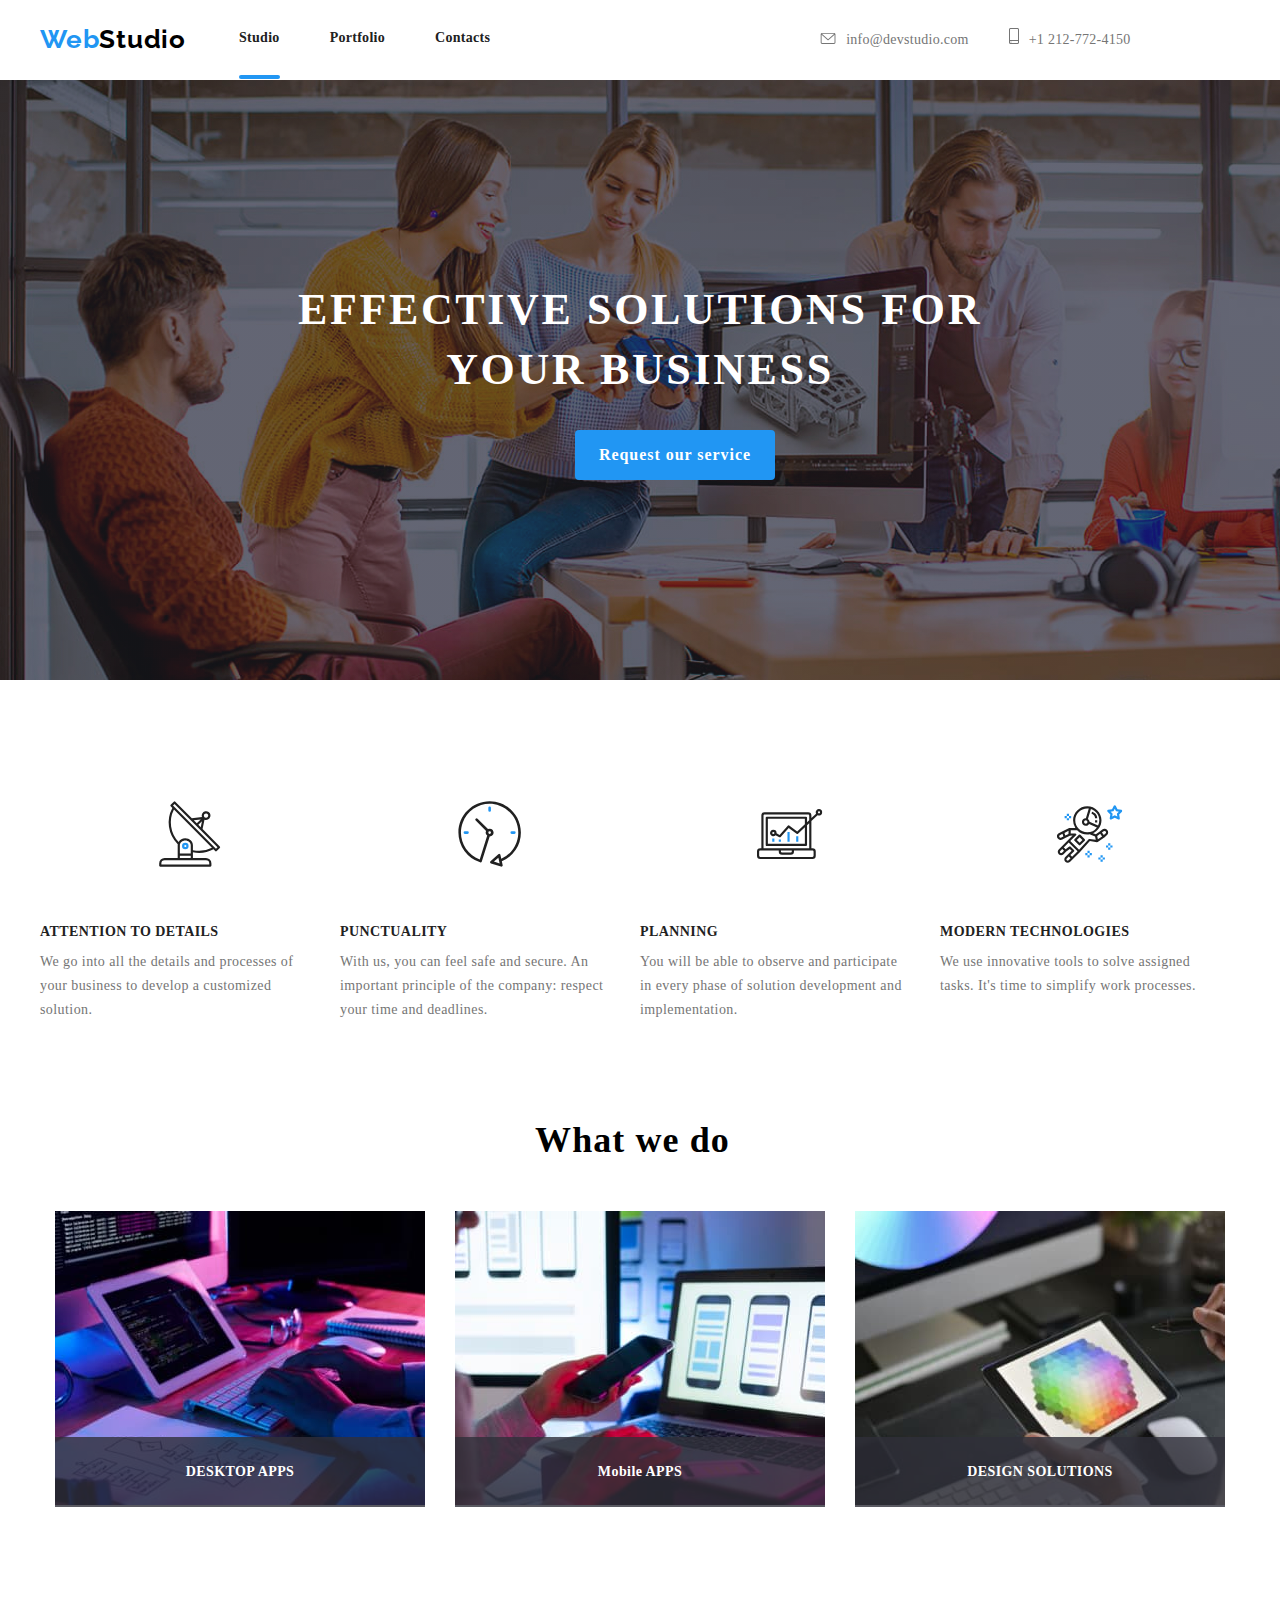
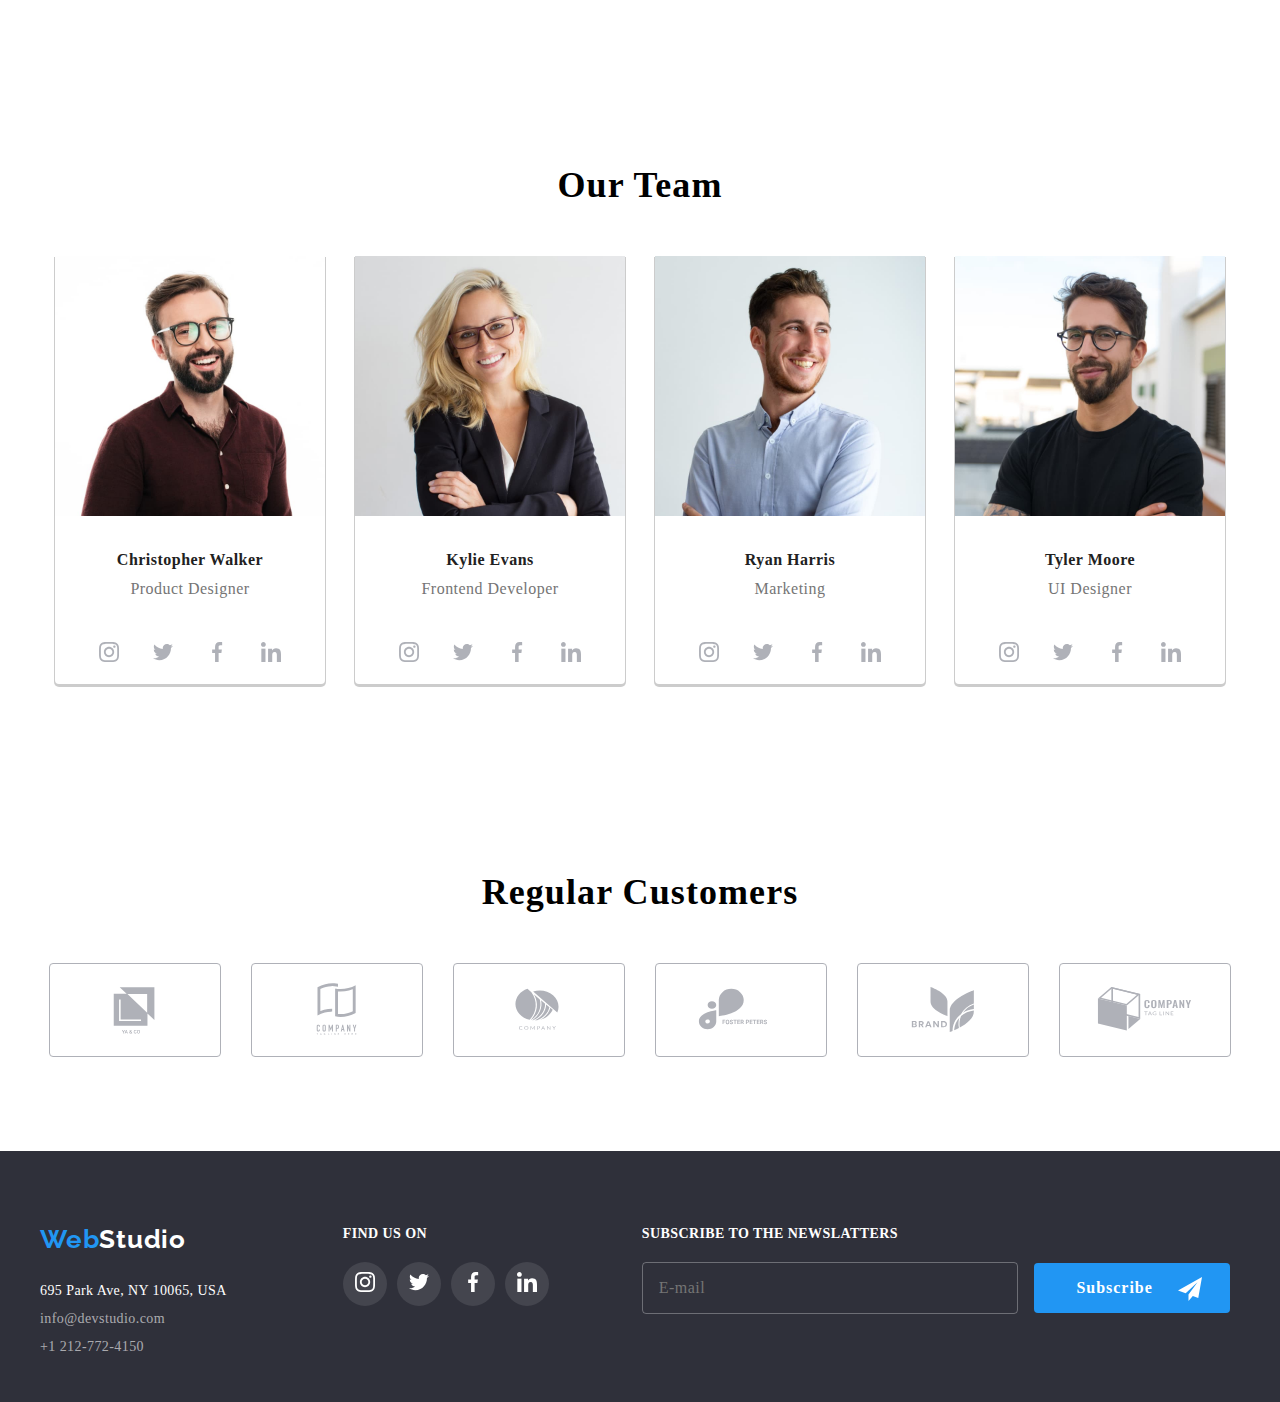
<file: index.html>
<!DOCTYPE html>
<html lang="en">
  <head>
    <meta charset="utf-8" />
    <title>Web Studio Homework Project</title>
    <link rel="preconnect" href="https://fonts.googleapis.com" />
    <link rel="preconnect" href="https://fonts.gstatic.com" crossorigin />
    <link
      href="https://fonts.googleapis.com/css2?family=Raleway:wght@500;700&display=swap"
      rel="stylesheet"
    />
    
    <link rel="stylesheet" href="./css/main.min.css" />
  </head>
  <body class="body">
    <!--Modal-->
    <div class="modal is-hidden" data-modal>
      <div class="modal-inner">
        <button class="modal-inner__button-close" data-modal-close>
          <div class="modal-inner__close">
            <svg class="modal-inner__icon" width="18px" height="18px">
              <use href="./images/icons.svg#icon-close-black-18dp-2-1"></use>
            </svg>
          </div>
        </button>
        <h2 class="modal-inner__title">
          Leave your information and we'll call you back
        </h2>
        <form name="contact-form" class="modal-form">
          <label class="modal-form__label">
            <span class="modal-form__label-name">Name</span>
            <input
              type="text"
              name="name"
              class="modal-form__input"
            />
            <svg
              class="modal-form__icon-svg"
              width="18px"
              height="18px"
            >
              <use href="./images/icons.svg#icon-person-black-18dp-1"></use>
            </svg>
          </label>
          <label class="modal-form__label">
            <span class="modal-form__label-name">Telephone</span>
            <input
              type="tel"
              name="phone"
              class="modal-form__input"
            />
            <svg
              class="modal-form__icon-svg"
              width="18px"
              height="18px"
            >
              <use href="./images/icons.svg#icon-phone-black-18dp-1"></use>
            </svg>
          </label>
          <label class="modal-form__label">
            <span class="modal-form__label-name"> E-mail</span>

            <input
              type="email"
              name="email"
              class="modal-form__input"
            />
            <svg
              class="modal-form__icon-svg"
              width="18px"
              height="18px"
            >
              <use href="./images/icons.svg#icon-email-black-18dp-1"></use>
            </svg>
          </label>
          <label class="modal-form__label">
            <span class="modal-form__label-name">Comments</span>
            <textarea
              type="comments"
              name="comments"
              placeholder="Enter the text"
              class="modal-form__comment">
            </textarea>
          </label>
          <label class="modal-form__checkbox">
            <input type="checkbox" name="checkbox" />
            <span class="modal-form__checkbox-rep"></span>
            <p class="modal-form__paragraf">
              I agree with the letter and accept the
              <a href="">Terms and Conditions</a>
            </p>
            <svg
              class="modal-form__icon-svg-termcond"
              width="11px"
              height="8px"
            >
              <use href="./images/icons.svg#icon-Vector"></use>
            </svg>
          </label>

          <button class="modal-form__button" type="submit">
            Send
          </button>
        </form>
      </div>
    </div>
    <!--HEADER-->
    <header class="page-header unstyled-list container">
      <nav class="page-header">
        <a class="page-header__logo-1" href="#">Studio</a>
        <ul class="page-header--list unstyled-list">
          <li class="page-header--list__link"><a class="page-header--list" href="index.html">Studio</a>
          </li>
          <li>
            <a class="page-header--list" href="portfolio.html">Portfolio</a>
          </li>
          <li><a class="page-header--list" href="#">Contacts</a></li>
        </ul>
      </nav>
      <div>
        <ul class="page-header-right--list unstyled-list">
          <li class="page-header-right--list__icons page-header-right--list__hover">
              <a class="page-header-right--list__mailto page-header-right--list__hover" href="#"> 
                <svg class="page-header-right--list__svg" width="16px" height="12px">
                <use href="./images/icons.svg#icon-envelope"></use>
                </svg>info@devstudio.com
              </a>
          </li>     
          <li class="page-header-right--list__icons page-header-right--list__hover">
            <a class="page-header-right--list__tel page-header-right--list__hover" href="mailto:info@devstudio.com">
              <svg class="page-header-right--list__svg" width="10px" height="16px">
                <use href="./images/icons.svg#icon-smartphone"></use>
              </svg>+1 212-772-4150
            </a>
          </li>
        </ul>
      </div>
    </header>
    <main> 
      <!--HERO-->
      <section class="hero-section">
        <div class="hero-section-container">
          <h1 class="hero-section-container__title">EFFECTIVE SOLUTIONS FOR YOUR BUSINESS</h1>
          <ul class="hero-section--button unstyled-list">
            <li>
              <button data-modal-open class="hero-section--button__main-title" type="button">
                Request our service
              </button>
            </li>
          </ul>
        </div>
      </section>
      <!--OUR CRITERIA-->
      <section class="our-criteria-icon container">
        <ul class="our-criteria-icon--list unstyled-list">
          <li>
            <a href="#">
              <div class="our-criteria-icon--list__svg">
                <svg width="65.32px" height="70px">
                  <use href="./images/icons.svg#icon-antenna-1"></use>
                </svg>
              </div>
            </a>
          </li>
          <li>
            <a href="#">
              <div class="our-criteria-icon--list__svg">
                <svg width="65.32px" height="70px">
                  <use href="./images/icons.svg#icon-clock-1"></use>
                </svg>
              </div>
            </a>
          </li>
          <li>
            <a href="#">
              <div class="our-criteria-icon--list__svg">
                <svg width="65.32px" height="70px">
                  <use href="./images/icons.svg#icon-diagram-1"></use>
                </svg>
              </div>
            </a>
          </li>
          <li>
            <a href="#">
              <div class="our-criteria-icon--list__svg">
                <svg width="65.32px" height="70px">
                  <use href="./images/icons.svg#icon-astronaut-1"></use>
                </svg>
              </div>
            </a>
          </li>
        </ul>
      </section>
      <section class="our-criteria-text container">
        <div>
          <ul class="our-criteria-text--list unstyled-list">
            <li>
              <h3 class="our-criteria-text--list__title">ATTENTION TO DETAILS</h3>
              <p class="our-criteria-text--list__paragraf">
                We go into all the details and processes of your business to
                develop a customized solution.
              </p>
            </li>
            <li>
              <h3 class="our-criteria-text--list__title">PUNCTUALITY</h3>
              <p class="our-criteria-text--list__paragraf">
                With us, you can feel safe and secure. An important principle of
                the company: respect your time and deadlines.
              </p>
            </li>
            <li>
              <h3 class="our-criteria-text--list__title">PLANNING</h3>
              <p class="our-criteria-text--list__paragraf">
                You will be able to observe and participate in every phase of
                solution development and implementation.
              </p>
            </li>
            <li>
              <h3 class="our-criteria-text--list__title">MODERN TECHNOLOGIES</h3>
              <p class="our-criteria-text--list__paragraf">
                We use innovative tools to solve assigned tasks. It's time to
                simplify work processes.
              </p>
            </li>
          </ul>
        </div>
      </section>
      <!-- ACTIVITIES -->
      <section class="activities container">
        <div >
          <h2 class="activities__title">What we do</h2>
          <ul class="activities__images unstyled-list">
            <li>
              <img
                src="images/img.1.jpg"
                alt="laptop"
                width="370"
                height="294"
              />
              <div class="activities--basement">
                <h3 class="activities--basement__paragraf">DESKTOP APPS</h3>
              </div>
            </li>
            <li>
              <img
                src="images/img.2.jpg"
                alt="laptop"
                width="370"
                height="294"
              />
              <div class="activities--basement">
                <h3 class="activities--basement__paragraf">Mobile APPS</h3>
              </div>
            </li>
            <li>
              <img
                src="images/img.3.jpg"
                alt="laptop"
                width="370"
                height="294"
              />
              <div class="activities--basement">
                <h3 class="activities--basement__paragraf">DESIGN SOLUTIONS</h3>
              </div>
            </li>
          </ul>
        </div>
      </section>
      <!--OUR TEAM-->
      <section class="our-team">
        <div class="our-team-container">
          <h2 class="our-team-container__title">Our Team</h2>
          <ul class="our-team--list unstyled-list">
            <li class="our-team--list__images">
              <img
                src="images/man.1.jpg"
                alt="Christopher Walker"
                width="270"
                height="260"
              />
              <h3 class="our-team--list__name">Christopher Walker</h3>
              <p class="our-team--list__ocupation">Product Designer</p>
              <div class="our-team-icon">
                <ul class="our-team-icon__list unstyled-list">
                  <li>
                    <a class="our-team-icon__backgound" href="#">
                      <svg width="20px" height="20px">
                        <use href="./images/icons.svg#icon-instagram-2"></use>
                      </svg>
                    </a>
                  </li>
                  <li>
                    <a class="our-team-icon__backgound" href="#">
                      <svg width="20px" height="20px">
                        <use href="./images/icons.svg#icon-twitter-1"></use>
                      </svg>
                    </a>
                  </li>
                  <li>
                    <a class="our-team-icon__backgound" href="#">
                      <svg width="20px" height="20px">
                        <use href="./images/icons.svg#icon-facebook-1"></use>
                      </svg>
                    </a>
                  </li>
                  <li>
                    <a class="our-team-icon__backgound" href="#">
                      <svg width="20px" height="20px">
                        <use href="./images/icons.svg#icon-linkedin-1"></use>
                      </svg>
                    </a>
                  </li>
                </ul>
              </div>
            </li>
            <li class="our-team--list__images">
              <img
                src="images/woman.2.jpg"
                alt="Kylie Evans"
                width="270"
                height="260"
              />
              <h3 class="our-team--list__name">Kylie Evans</h3>
              <p class="our-team--list__ocupation">Frontend Developer</p>
              <div class="our-team-icon">
                <ul class="our-team-icon__list unstyled-list">
                  <li>
                    <a class="our-team-icon__backgound" href="#">
                      <svg width="20px" height="20px">
                        <use href="./images/icons.svg#icon-instagram-2"></use>
                      </svg>
                    </a>
                  </li>
                  <li>
                    <a class="our-team-icon__backgound" href="#">
                      <svg width="20px" height="20px">
                        <use href="./images/icons.svg#icon-twitter-1"></use>
                      </svg>
                    </a>
                  </li>
                  <li>
                    <a class="our-team-icon__backgound" href="#">
                      <svg width="20px" height="20px">
                        <use href="./images/icons.svg#icon-facebook-1"></use>
                      </svg>
                    </a>
                  </li>
                  <li>
                    <a class="our-team-icon__backgound" href="#">
                      <svg width="20px" height="20px">
                        <use href="./images/icons.svg#icon-linkedin-1"></use>
                      </svg>
                    </a>
                  </li>
                </ul>
              </div>
            </li>
            <li class="our-team--list__images">
              <img
                src="images/man.3.jpg"
                alt="Ryan Harris"
                width="270"
                height="260"
              />
              <h3 class="our-team--list__name">Ryan Harris</h3>
              <p class="our-team--list__ocupation">Marketing</p>
              <div class="our-team-icon">
                <ul class="our-team-icon__list unstyled-list">
                  <li>
                    <a class="our-team-icon__backgound" href="#">
                      <svg width="20px" height="20px">
                        <use href="./images/icons.svg#icon-instagram-2"></use>
                      </svg>
                    </a>
                  </li>
                  <li>
                    <a class="our-team-icon__backgound" href="#">
                      <svg width="20px" height="20px">
                        <use href="./images/icons.svg#icon-twitter-1"></use>
                      </svg>
                    </a>
                  </li>
                  <li>
                    <a class="our-team-icon__backgound" href="#">
                      <svg width="20px" height="20px">
                        <use href="./images/icons.svg#icon-facebook-1"></use>
                      </svg>
                    </a>
                  </li>
                  <li>
                    <a class="our-team-icon__backgound" href="#">
                      <svg width="20px" height="20px">
                        <use href="./images/icons.svg#icon-linkedin-1"></use>
                      </svg>
                    </a>
                  </li>
                </ul>
              </div>
            </li>
            <li class="our-team--list__images">
              <img
                src="images/man.4.jpg"
                alt="Tyler"
                width="270"
                height="260"
              />
              <h3 class="our-team--list__name">Tyler Moore</h3>
              <p class="our-team--list__ocupation">UI Designer</p>
              <div class="our-team-icon">
                <ul class=" our-team-icon__list unstyled-list ">
                  <li>
                    <a class="our-team-icon__backgound" href="#">
                      <svg width="20px" height="20px">
                        <use href="./images/icons.svg#icon-instagram-2"></use>
                      </svg>
                    </a>
                  </li>
                  <li>
                    <a class="our-team-icon__backgound" href="#">
                      <svg width="20px" height="20px">
                        <use href="./images/icons.svg#icon-twitter-1"></use>
                      </svg>
                    </a>
                  </li>
                  <li>
                    <a class="our-team-icon__backgound" href="#">
                      <svg width="20px" height="20px">
                        <use href="./images/icons.svg#icon-facebook-1"></use>
                      </svg>
                    </a>
                  </li>
                  <li>
                    <a class="our-team-icon__backgound" href="#">
                      <svg width="20px" height="20px">
                        <use href="./images/icons.svg#icon-linkedin-1"></use>
                      </svg>
                    </a>
                  </li>
                </ul>
              </div>
            </li>
          </ul>
        </div>
      </section>
      <!--REGULAR COSTOMERS-->
      <section class="container">
          <h2 class="customers-title">Regular Customers</h2>
        <ul class="customers--list unstyled-list">
          <li>
            <a class="customers--list__link-svg" href="#">
              <div class="customers--list__svg">
                <svg width="106px" height="60px">
                  <use href="./images/icons.svg#icon-Logo"></use>
                </svg>
              </div>
            </a>
          </li>
          <li>
            <a class="customers--list__link-svg" href="#">
              <div class="customers--list__svg">
                <svg width="106px" height="60px">
                  <use href="./images/icons.svg#icon-Logo-1"></use>
                </svg>
              </div>
            </a>
          </li>
          <li>
            <a class="customers--list__link-svg" href="#">
              <div class="customers--list__svg">
                <svg width="106px" height="60px">
                  <use href="./images/icons.svg#icon-Logo-2"></use>
                </svg>
              </div>
            </a>
          </li>
          <li>
            <a class="customers--list__link-svg" href="#">
              <div class="customers--list__svg">
                <svg width="106px" height="60px">
                  <use href="./images/icons.svg#icon-Logo-3"></use>
                </svg>
              </div>
            </a>
          </li>
          <li>
            <a class="customers--list__link-svg" href="#">
              <div class="customers--list__svg">
                <svg width="106px" height="60px">
                  <use href="./images/icons.svg#icon-Logo-4"></use>
                </svg>
              </div>
            </a>
          </li>

          <li>
            <a class="customers--list__link-svg" href="#">
              <div class="customers--list__svg">
                <svg width="106px" height="60px">
                  <use href="./images/icons.svg#icon-Logo-5"></use>
                </svg>
              </div>
            </a>
          </li>
        </ul>
      </section>
    </main>
    <!--FOOTER-->
    <footer class="footer">
      <section class="footer-container">
        <div class="footer-nav">
          <a class="footer-nav__logo" href="WebStudio.html">Web</a>
          <address class="footer-nav__address">
            <ul class="footer-nav--list unstyled-list">
              <li>
                <a class="footer-nav--list__location" href="695ParkAveNY10065USA"
                  >695 Park Ave, NY 10065, USA
                </a>
              </li>
              <li>
                <a class="footer-nav--list__email" href="info@devstudio.com"
                  >info@devstudio.com</a
                >
              </li>
              <li>
                <a class="footer-nav--list__tel" href="+12127724150"
                  >+1 212-772-4150</a
                >
              </li>
            </ul>
          </address>
        </div>
        <section>
            <h2 class="footer-find-us">FIND US ON</h2>
          <div>
            <ul class="footer-find-us--list  unstyled-list">
              <li>
                <a class="footer-find-us--list__icons" href="#">
                  <svg width="20px" height="20px">
                    <use
                      href="./images/icons.svg#icon-instagram-2-footer"
                    ></use>
                  </svg>
                </a>
              </li>
              <li>
                <a class="footer-find-us--list__icons" href="#">
                  <svg width="20px" height="20px">
                    <use href="./images/icons.svg#icon-twitter-1-footer"></use>
                  </svg>
                </a>
              </li>
              <li>
                <a class="footer-find-us--list__icons" href="#">
                  <svg width="20px" height="20px">
                    <use href="./images/icons.svg#icon-facebook-1-footer"></use>
                  </svg>
                </a>
              </li>
              <li>
                <a class="footer-find-us--list__icons" href="#">
                  <svg width="20px" height="20px">
                    <use href="./images/icons.svg#icon-linkedin-1-footer"></use>
                  </svg>
                </a>
              </li>
            </ul>
          </div>
        </section>
        <section>
          <div>
            <h3 class="footer-subscribe-form">SUBSCRIBE TO THE NEWSLATTERS</h3>
          <form class="footer-form">
            <input class="footer-form__email" type="email" placeholder="E-mail">
            <button class="footer-form__button-subscribe" type="submit">Subscribe</button>
            <a href="#">
            <svg class="footer-form__svg" width="24px" height="24px">
              <use href="./images/icons.svg#icon-icon-send"></use>
            </svg>
          </a>
          </form>
        </div>
        </section>
      </section>
    </footer>
    <script src="./js/modal.js"></script>
  </body>
</html>
</file>
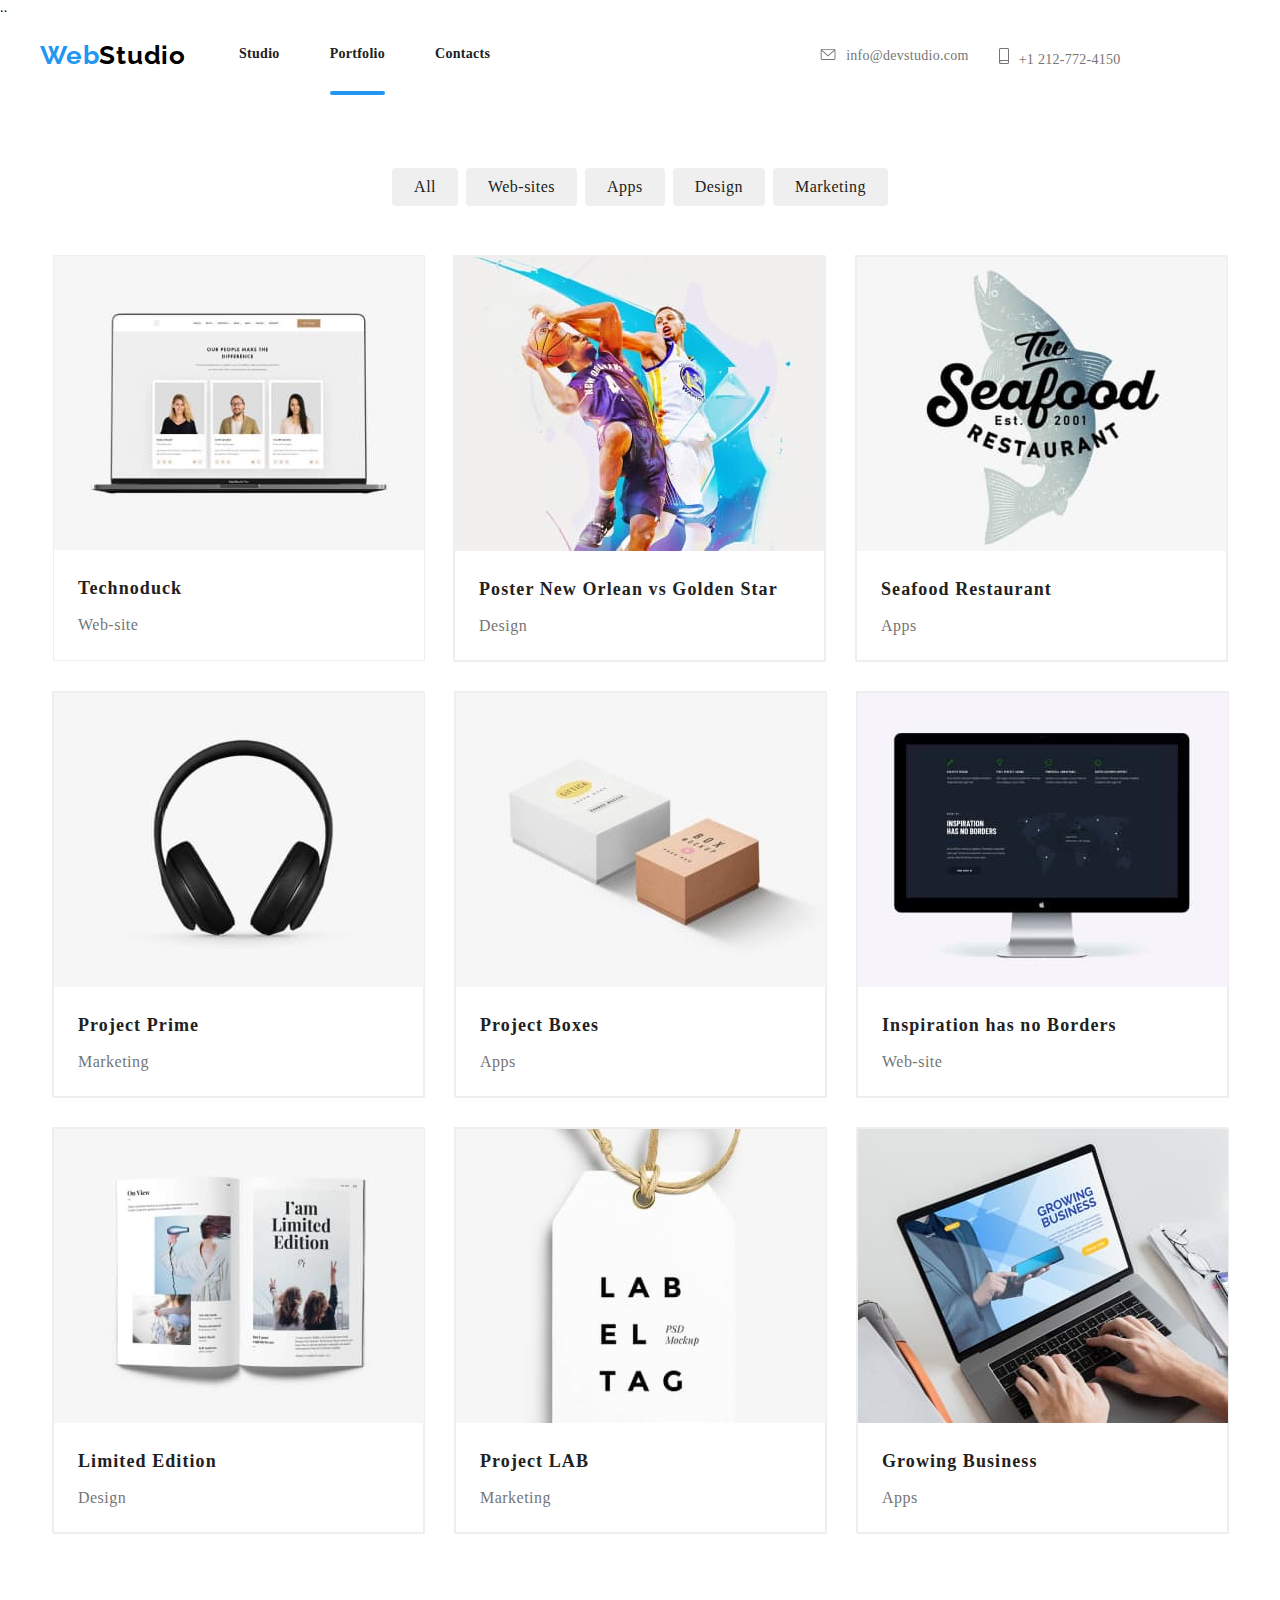
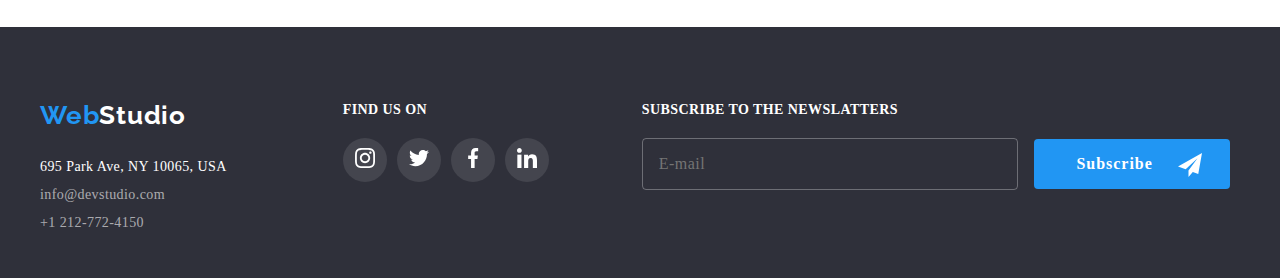
<file: portfolio.html>
<!DOCTYPE html>
<html lang="en">
  <head>
    <meta charset="utf-8" />
    <title>Web Studio Homework Project</title>
    <link rel="preconnect" href="https://fonts.googleapis.com" />
    <link rel="preconnect" href="https://fonts.gstatic.com" crossorigin />
    <link
      href="https://fonts.googleapis.com/css2?family=Raleway:wght@500;700&display=swap"
      rel="stylesheet"
    />

    <link rel="stylesheet" href="./css/main.min.css" />
  </head>
  <body class="body">..
    <!--HEADER-->
    <header class="page-header unstyled-list container">
      <nav class="page-header">
        <a class="page-header__logo-1" href="#">Studio</a>
        <ul class="page-header--list page-header__link-nav unstyled-list">
          <li ><a class="page-header--list" href="index.html">Studio</a>
          </li>
          <li class="page-header--list__link">
            <a class="page-header--list"   href="portfolio.html">Portfolio</a>
          </li>
          <li><a class="page-header--list" href="#">Contacts</a></li>
        </ul>
      </nav>
      <div>
        <ul class="page-header-right--list unstyled-list">
          <li class="page-header-right--list__icons page-header-right--list__hover">
              <a class="page-header-right--list__mailto page-header-right--list__hover" href="#"> 
                <svg class="page-header-right--list__svg" width="16px" height="12px">
                <use href="./images/icons.svg#icon-envelope"></use>
                </svg>info@devstudio.com
              </a>
          </li>     
          <li class="page-header-right--list__icons page-header-right--list__hover">
            <a class="page-header-navigation-list-right__tel page-header-right--list__hover" href="mailto:info@devstudio.com">
              <svg class="page-header-right--list__svg" width="10px" height="16px">
                <use href="./images/icons.svg#icon-smartphone"></use>
              </svg>+1 212-772-4150
            </a>
          </li>
        </ul>
      </div>
    </header>
    <main class="main">
      <!--BUTTONS-->
      <section class="container">
        <div class="main-buttons container">
          <ul class="main-buttons--list unstyled-list">
            <li><button type="button" class="main-buttons--list__btn">All</button></li>
            <li><button type="button" class="main-buttons--list__btn">Web-sites</button></li>
            <li><button type="button" class="main-buttons--list__btn">Apps</button></li>
            <li><button type="button" class="main-buttons--list__btn">Design</button></li>
            <li><button type="button" class="main-buttons--list__btn">Marketing</button></li>
          </ul>
        </div>
      </section>
      <!--CARDS-->
      <section class="portofolio-cards container">
        <ul class="portofolio-cards--list unstyled-list">
          <div class="portofolio-cards--list__overlay ">
          <li class="portofolio-cards--list__images-border">
            <img
              src="images/tehnoduck.jpg"
              alt="Tehnoduck"
              width="370"
              height="294"/>
            <div class="portofolio--overlay">
              <p class="portofolio--overlay__paragraf">Technoduck is a state-of-the-art coronavirus distribution platform. Companies use this platform for digital espionage and attacks on competitors' secure servers.</p>
            </div>
            <h3 class="portofolio-cards__title-image">Technoduck</h3>
            <p class="portofolio-cards__paragraf-image">Web-site</p>
          </div>
          </li>
          <li class="portofolio-cards--list__images-border">
            <div class="portofolio-cards--list__overlay portofolio-cards--list__images-border">
            <img
              src="images/poster.new.orlean.jpg"
              alt="Poster New Orlend"
              width="370"
              height="294"
            />
            <div class="portofolio--overlay">
              <p class="portofolio--overlay__paragraf">Technoduck is a state-of-the-art coronavirus distribution platform. Companies use this platform for digital espionage and attacks on competitors' secure servers.</p>
            </div>
            <h3 class="portofolio-cards__title-image">Poster New Orlean vs Golden Star</h3>
            <p class="portofolio-cards__paragraf-image">Design</p>
          </div>
          </li>
       
          <li class="portofolio-cards--list__images-border">
            <div class="portofolio-cards--list__overlay portofolio-cards--list__images-border">
            <img
              src="images/seafood.jpg"
              alt="Seafood"
              width="370"
              height="294"
            />
            <div class="portofolio--overlay">
              <p class="portofolio--overlay__paragraf">Technoduck is a state-of-the-art coronavirus distribution platform. Companies use this platform for digital espionage and attacks on competitors' secure servers.</p>
            </div>
            <h3 class="portofolio-cards__title-image">Seafood Restaurant</h3>
            <p class="portofolio-cards__paragraf-image">Apps</p>
            </div>
          </li>
         
          <li class="portofolio-cards--list__images-border">
            <div class="portofolio-cards--list__overlay portofolio-cards--list__images-border">
            <img
              src="images/project.prime.jpg"
              alt="Project Prime"
              width="370"
              height="294"
            />
            <div class="portofolio--overlay">
              <p class="portofolio--overlay__paragraf">Technoduck is a state-of-the-art coronavirus distribution platform. Companies use this platform for digital espionage and attacks on competitors' secure servers.</p>
            </div>
            <h3 class="portofolio-cards__title-image">Project Prime</h3>
            <p class="portofolio-cards__paragraf-image">Marketing</p>
            </div>
          </li>
         
          <li class="portofolio-cards--list__images-border">
            <div class="portofolio-cards--list__overlay portofolio-cards--list__images-border">
            <img
              src="images/project.boxes.jpg"
              alt="Project Boxes"
              width="370"
              height="294"
            />
            <div class="portofolio--overlay">
              <p class="portofolio--overlay__paragraf">Technoduck is a state-of-the-art coronavirus distribution platform. Companies use this platform for digital espionage and attacks on competitors' secure servers.</p>
            </div>
            <h3 class="portofolio-cards__title-image">Project Boxes</h3>
            <p class="portofolio-cards__paragraf-image">Apps</p>
            </div>
          </li>
        
          <li class="portofolio-cards--list__images-border">
            <div class="portofolio-cards--list__overlay portofolio-cards--list__images-border">
            <img
              src="images/inspiration.jpg"
              alt="Inspiration has no Borders"
              width="370"
              height="294"
            />
            <div class="portofolio--overlay">
              <p class="portofolio--overlay__paragraf">Technoduck is a state-of-the-art coronavirus distribution platform. Companies use this platform for digital espionage and attacks on competitors' secure servers.</p>
            </div>
            <h3 class="portofolio-cards__title-image">Inspiration has no Borders</h3>
            <p class="portofolio-cards__paragraf-image">Web-site</p>
            </div>
          </li>
       
          <li class="portofolio-cards--list__images-border">
            <div class="portofolio-cards--list__overlay portofolio-cards--list__images-border">
            <img
              src="images/limited.jpg"
              alt="Limited Edition"
              width="370"
              height="294"
            />
            <div class="portofolio--overlay">
              <p class="portofolio--overlay__paragraf">Technoduck is a state-of-the-art coronavirus distribution platform. Companies use this platform for digital espionage and attacks on competitors' secure servers.</p>
            </div>
            <h3 class="portofolio-cards__title-image">Limited Edition</h3>
            <p class="portofolio-cards__paragraf-image">Design</p>
            </div>
          </li>
      
          <li class="portofolio-cards--list__images-border">
            <div class="portofolio-cards--list__overlay portofolio-cards--list__images-border">
            <img
              src="images/project.lab.jpg"
              alt="Project LAB"
              width="370"
              height="294"
            />
            <div class="portofolio--overlay">
              <p class="portofolio--overlay__paragraf">Technoduck is a state-of-the-art coronavirus distribution platform. Companies use this platform for digital espionage and attacks on competitors' secure servers.</p>
            </div>
            <h3 class="portofolio-cards__title-image">Project LAB</h3>
            <p class="portofolio-cards__paragraf-image">Marketing</p>
            </div>
          </li>
         
          <li class="portofolio-cards--list__images-border">
            <div class="portofolio-cards--list__overlay portofolio-cards--list__images-border">
            <img
              src="images/growing.jpg"
              alt="Growing Business"
              width="370"
              height="294"
            />
            <div class="portofolio--overlay">
              <p class="portofolio--overlay__paragraf">Technoduck is a state-of-the-art coronavirus distribution platform. Companies use this platform for digital espionage and attacks on competitors' secure servers.</p>
            </div>
            <h3 class="portofolio-cards__title-image">Growing Business</h3>
            <p class="portofolio-cards__paragraf-image">Apps</p>
            </div>
          </li>
        </ul>
      </section>
    </main>
    <!--FOOTER-->
    <footer class="footer">
      <section class="footer-container">
        <div class="footer-nav">
          <a class="footer-nav__logo" href="WebStudio.html">Web</a>
          <address class="footer-nav__address">
            <ul class="footer-nav--list unstyled-list">
              <li>
                <a class="footer-nav--list__location" href="695ParkAveNY10065USA"
                  >695 Park Ave, NY 10065, USA
                </a>
              </li>
              <li>
                <a class="footer-nav--list__email" href="info@devstudio.com"
                  >info@devstudio.com</a
                >
              </li>
              <li>
                <a class="footer-nav--list__tel" href="+12127724150"
                  >+1 212-772-4150</a
                >
              </li>
            </ul>
          </address>
        </div>
        <section>
            <h2 class="footer-find-us">FIND US ON</h2>
          <div>
            <ul class="footer-find-us--list  unstyled-list">
              <li>
                <a class="footer-find-us--list__icons" href="#">
                  <svg width="20px" height="20px">
                    <use
                      href="./images/icons.svg#icon-instagram-2-footer"
                    ></use>
                  </svg>
                </a>
              </li>
              <li>
                <a class="footer-find-us--list__icons" href="#">
                  <svg width="20px" height="20px">
                    <use href="./images/icons.svg#icon-twitter-1-footer"></use>
                  </svg>
                </a>
              </li>
              <li>
                <a class="footer-find-us--list__icons" href="#">
                  <svg width="20px" height="20px">
                    <use href="./images/icons.svg#icon-facebook-1-footer"></use>
                  </svg>
                </a>
              </li>
              <li>
                <a class="footer-find-us--list__icons" href="#">
                  <svg width="20px" height="20px">
                    <use href="./images/icons.svg#icon-linkedin-1-footer"></use>
                  </svg>
                </a>
              </li>
            </ul>
          </div>
        </section>
        <section>
          <div>
            <h3 class="footer-subscribe-form">SUBSCRIBE TO THE NEWSLATTERS</h3>
          <form class="footer-form">
            <input class="footer-form__email" type="email" placeholder="E-mail">
            <button class="footer-form__button-subscribe" type="submit">Subscribe</button>
            <a href="#">
            <svg class="footer-form__svg" width="24px" height="24px">
              <use href="./images/icons.svg#icon-icon-send"></use>
            </svg>
          </a>
          </form>
        </div>
        </section>
      </section>
    </footer>
  </body>
</html>
</file>
<file: css/main.min.css>
.page-header{align-items:start;height:80px;display:flex}.page-header__logo-1{font-family:var(--font-Raleway);font-style:var(--font-style-normal);font-weight:var(--font-weight-700);font-size:26px;line-height:31px;letter-spacing:.03em;color:#000;text-decoration:none;margin-right:53px;padding-top:24px;padding-bottom:25px;list-style:none}.page-header__logo-1::before{content:"Web";color:var(--blue-colore)}.page-header--list{display:flex;font-family:var(--font-Roboto);font-style:var(--font-style-normal);font-weight:var(--font-weight-500);font-size:14px;line-height:16px;letter-spacing:.02em;color:var(--black-colore);text-decoration:none;font-weight:bold;gap:50px;margin:auto}.page-header--list__link::after{content:"";width:0%;display:block;margin:auto;background:var(--blue-colore);height:4px;position:relative;border-radius:2px;top:29px;visibility:hidden;width:100%;visibility:visible}.page-header-right--list{display:flex;margin-left:330px;margin-top:32px;color:var(--gray-colore);text-decoration:none}.page-header-right--list__svg{position:relative;left:-10px}.page-header-right--list__mailto{margin-left:10px;margin-right:40px}.page-header-right--list__hover:hover{fill:#2196f3;color:var(--blue-colore);transition:var(--transition-cubic-bezier);transition-duration:250ms}.page-header-right--list__tel{height:16px;width:113px;border-radius:nullpx;margin-left:10px;position:relative;top:-4px}.page-header-right--list__icons:hover{fill:#2196f3;color:var(--blue-colore);transition:var(--transition-cubic-bezier);transition-duration:250ms}.page-header-right--list__mailto{margin-left:10px;margin-right:40px}.page-header-right--list__icons{fill:#757575}.page-header-right--list li a{color:var(--gray-colore);text-decoration:none}.hero-section{background-color:#2f303a;height:600px;border-radius:0px;display:flex;flex-direction:column;background-image:linear-gradient(rgba(47, 48, 58, 0.4), rgba(47, 48, 58, 0.4)),url("../images/background.jpg");background-repeat:no-repeat;background-size:cover}.hero-section-container{margin:auto;width:1200px;margin-top:0}.hero-section-container__title{font-family:var(--font-Roboto);font-size:44px;font-weight:900;line-height:60px;letter-spacing:.06em;color:var(--wite-colore);display:flex;justify-content:center;border-radius:nullpx;text-align:center;margin:auto;-webkit-margin-before:0em;margin-block-start:0em;-webkit-margin-after:0em;margin-block-end:0em;height:120px;width:696px;margin-top:200px}.hero-section--button{display:flex;margin-left:535px}.hero-section--button__main-title{font-family:var(--font-Roboto);font-size:16px;font-weight:var(--font-weight-700);line-height:30px;letter-spacing:.06em;text-align:center;background-color:var(--blue-colore);border-radius:4px;color:var(--wite-colore);border:0px;padding:10px 10px 10px 10px;height:50px;width:200px;margin-top:30px;cursor:pointer}.our-criteria-icon{justify-content:center;display:flex}.our-criteria-icon--list{display:flex;gap:30px;margin-top:94px}.our-criteria-icon--list__svg{height:120px;width:270px;left:215px;top:774px;border-radius:4px;background-color:var(--wite-colore);display:flex;justify-content:center;align-items:center}.our-criteria-text{display:flex}.our-criteria-text--list{display:flex;gap:30px;justify-content:center;margin-top:30px;margin-bottom:94px}.our-criteria-text--list__title{height:16px;width:270px;border-radius:nullpx;font-size:14px;font-weight:var(--font-weight-700);line-height:16px;letter-spacing:.03em;text-align:left;color:var(--black-colore);margin-bottom:10px;font-family:var(--font-Roboto)}.our-criteria-text--list__paragraf{height:75px;width:270px;border-radius:nullpx;font-size:14px;font-weight:var(--font-weight-400);line-height:24px;letter-spacing:.03em;text-align:left;color:var(--gray-colore);font-family:var(--font-Roboto)}.activities{display:flex}.activities__title{font-size:36px;font-weight:var(--font-weight-700);line-height:42px;letter-spacing:.03em;text-align:center;-webkit-margin-before:0em;margin-block-start:0em;-webkit-margin-after:50px;margin-block-end:50px;font-family:var(--font-Roboto)}.activities__images{gap:30px;justify-content:center;margin-left:15px;margin-bottom:13px;display:flex}.activities--basement{align-items:center;display:flex;justify-content:center;height:70px;width:370px;border-radius:0px;background-color:rgba(47,48,58,.8);position:relative;top:-72px}.activities--basement__paragraf{font-family:var(--font-Roboto);font-size:14px;font-weight:var(--font-weight-700);line-height:16px;letter-spacing:.03em;text-align:center;color:var(--wite-colore)}.our-team{height:708px;border-radius:0px;background-color:var(--wite-colore);display:flex;flex-direction:column;margin-top:77px}.our-team-container{width:1200px;background:var(--wite-colore);margin:auto;height:648px;margin-bottom:59px}.our-team-container__title{font-family:var(--font-Roboto);font-size:36px;font-weight:var(--font-weight-700);line-height:42px;letter-spacing:.03em;text-align:center;display:flex;justify-content:center;margin-bottom:50px;margin-top:94px}.our-team--list{display:flex;flex-wrap:wrap;justify-content:center;gap:30px;height:428px}.our-team--list__images{box-shadow:0px 2px 0px 1px rgba(0,0,0,.2);border-radius:0px 0px 4px 4px;background-color:var(--wite-colore)}.our-team--list__name{font-family:var(--font-Roboto);font-size:16px;line-height:19px;letter-spacing:.03em;text-align:center;color:var(--black-colore);margin-top:30px}.our-team--list__ocupation{font-family:var(--font-Roboto);font-size:16px;font-weight:var(--font-weight-400);line-height:19px;letter-spacing:.03em;text-align:center;color:var(--gray-colore);margin-top:10px}.our-team-icon{display:flex;justify-content:center}.our-team-icon__list{display:flex;gap:10px;margin-top:16px;margin-bottom:3.2px}.our-team-icon__list li{display:flex;gap:10px;margin-top:16px;margin-bottom:3.2px}.our-team-icon__backgound{display:flex;border-radius:50%;height:44px;width:44px;background-color:var(--wite-colore);justify-content:center;align-items:center;display:flex;fill:#afb1b8}.our-team-icon__backgound:hover{background-color:var(--blue-colore);fill:var(--wite-colore);transition:var(--transition-cubic-bezier);transition-duration:250ms}.customers-title{font-family:var(--font-Roboto);font-size:36px;font-weight:var(--font-weight-700);line-height:42px;letter-spacing:.03em;text-align:center;margin-top:94px;margin-bottom:50px}.customers--list{gap:30px;display:flex;justify-content:center;margin-bottom:94px}.customers--list__link-svg{fill:#afb1b8}.customers--list__link-svg:hover{fill:var(--blue-colore);transition:var(--transition-cubic-bezier);transition-duration:250ms}.customers--list__svg{height:92px;width:170px;left:215px;top:2493px;border-radius:4px;border:1px solid #afb1b8;justify-content:center;align-items:center;display:flex}.customers--list__svg:hover{border-color:var(--blue-colore)}.footer{height:251px;margin-top:0px;background-color:#2f303a;flex-direction:column;display:flex}.footer-nav{display:flex;flex-direction:column}.footer-nav__logo{font-family:var(--font-Raleway);font-style:var(--font-style-normal);font-weight:var(--font-weight-700);font-size:26px;line-height:31px;letter-spacing:.03em;color:var(--blue-colore);text-decoration:none;padding-top:25px;width:145px}.footer-nav__logo::after{content:"Studio";color:var(--wite-colore)}.footer-nav__address{display:flex;margin-top:28px}.footer-nav--list{flex-direction:column;gap:12px;display:flex}.footer-nav--list__location{text-decoration:none;font-family:var(--font-Roboto);font-style:var(--font-style-normal);font-weight:var(--font-weight-400);font-size:14px;line-height:16px;letter-spacing:.03em;color:var(--wite-colore)}.footer-nav--list__email{text-decoration:none;font-family:var(--font-Roboto);font-style:var(--font-style-normal);font-weight:var(--font-weight-400);font-size:14px;line-height:16px;letter-spacing:.03em;color:rgba(255,255,255,.6)}.footer-nav--list__tel{text-decoration:none;font-family:var(--font-Roboto);font-style:var(--font-style-normal);font-weight:var(--font-weight-400);font-size:14px;line-height:16px;letter-spacing:.03em;color:rgba(255,255,255,.6)}.footer-find-us{margin-top:27px;font-family:var(--font-Roboto);font-size:14px;font-weight:var(--font-weight-700);line-height:16px;letter-spacing:.03em;text-align:left;color:var(--wite-colore);margin-left:116px}.footer-find-us--list{display:flex;margin-left:116px;margin-top:20px;gap:10px}.footer-find-us--list li{display:flex;border-radius:50%;height:44px;width:44px;background-color:rgba(255,255,255,.1019607843);justify-content:center;align-items:center;display:flex}.footer-find-us--list :hover{background:var(--blue-colore);transition:var(--transition-cubic-bezier);transition-duration:250ms}.footer-find-us--list__icons{fill:var(--wite-colore)}.footer-subscribe-form{height:16px;border-radius:nullpx;font-family:var(--font-Roboto);font-size:14px;font-weight:var(--font-weight-700);line-height:16px;letter-spacing:.03em;text-align:left;color:var(--wite-colore);margin-top:27px;margin-left:93px}.footer-form{position:relative}.footer-form__email{width:358px;padding:15px 0px 15px 16px;border-radius:4px;background:rgba(0,0,0,0);border:1px solid rgba(255,255,255,.3019607843);font-family:var(--font-Roboto);font-size:16px;font-weight:var(--font-weight-400);line-height:20px;letter-spacing:.03em;text-align:left;margin-left:93px;margin-top:20px}.footer-form__button-subscribe{border-radius:4px;background-color:var(--blue-colore);font-family:var(--font-Roboto);font-size:16px;font-weight:var(--font-weight-700);line-height:30px;letter-spacing:.06em;text-align:center;color:var(--wite-colore);border:0px;margin-left:12px;padding:10px 77px 10px 43px;cursor:pointer}.footer-form__svg{position:absolute;top:35px;right:28px}html{letter-spacing:.02em;font-weight:500;font-size:14px;line-height:16px;font-family:var(--font-Roboto);font-style:var(--font-style-normal)}*{-webkit-margin-before:0em;margin-block-start:0em;-webkit-margin-after:0em;margin-block-end:0em;-webkit-margin-start:0px;margin-inline-start:0px;-webkit-margin-end:0px;margin-inline-end:0px;-webkit-padding-start:0px;padding-inline-start:0px}.container{width:1200px;background:var(--wite-colore);margin:auto}.footer-container{margin:auto;width:1200px;display:flex}.our-team-container{width:1200px;background:var(--wite-colore);margin:auto;height:648px;margin-bottom:59px}.body{margin:0px}.unstyled-list{list-style:none}:root{--wite-colore:#ffffff;--blue-colore:#2196f3;--black-colore:#212121;--gray-colore: #757575;--font-Roboto: "Roboto";--font-Raleway: "Raleway";--font-weight-400: 400;--font-weight-500: 500;--font-weight-700: 700;--font-style-normal:normal;--transition-cubic-bezier:cubic-bezier(0.4, 0, 0.2, 1) }.modal{background:rgba(0,0,0,.1);height:100%;width:100%;z-index:99;position:fixed;display:flex;justify-content:center;align-items:center;transition:var(--transition-cubic-bezier);transition-duration:250ms}.is-hidden{visibility:hidden}.modal-inner{height:581px;width:528px;border-radius:4px;background:var(--wite-colore)}.modal-inner__button-close{padding:0px;background-color:var(--wite-colore);border-color:rgba(0,0,0,.1019607843);border-radius:50%;position:relative;left:488.5px;top:6.5px}.modal-inner__close{border-radius:50%;background-color:var(--wite-colore);fill:#000;width:30px;height:30px;display:flex;justify-content:center;align-items:center;padding:0px}.modal-inner__icon:hover{fill:var(--blue-colore);cursor:pointer}.modal-inner__title{padding-bottom:2px;padding-left:40px;padding-top:6px;font-family:var(--font-Roboto);font-size:20px;font-weight:var(--font-weight-700);line-height:23px;letter-spacing:.03em}.modal-form input[type=checkbox]:checked+.modal-form__checkbox-rep{background:var(--blue-colore);border-color:var(--blue-colore)}.modal-form{margin-top:30px}.modal-form input[type=checkbox]{display:none}.modal-form__label{display:flex;flex-direction:column;position:relative;padding-left:40px;margin-top:-18px}.modal-form__label input:focus+svg{fill:var(--blue-colore);transition-timing-function:var(--transition-cubic-bezier)}.modal-form__label-name{margin-top:10px;margin-bottom:4px;height:14px;border-radius:nullpx;font-family:var(--font-Roboto);font-size:12px;font-weight:var(--font-weight-400);line-height:14px;letter-spacing:.01em;text-align:left;position:relative}.modal-form__input{height:40px;width:406px;padding:0px 0px 0px 41px;border:1px solid var(--black-colore);outline:none;border-radius:4px}.modal-form__input:focus{border:1px solid var(--blue-colore);transition-timing-function:var(--transition-cubic-bezier)}.modal-form__icon-svg{position:relative;top:-30px;left:15px;outline:none}.modal-form__icon-svg:focus{fill:var(--blue-colore)}.modal-form__comment{height:96px;width:416px;border-radius:4px;border-color:var(--black-colore);resize:none;padding:12px 16px 12px 16px;outline:none}.modal-form__comment:focus{border:solid 1px var(--blue-colore)}.modal-form__checkbox{margin-top:19px;margin-left:40px;display:flex;gap:8px;align-items:center}.modal-form__checkbox-rep{width:16px;height:15px;border:2px solid;border-radius:2px}.modal-form__paragraf{height:24px;width:396px;border-radius:undefinedpx;font-family:var(--font-Roboto);font-size:14px;font-weight:var(--font-weight-400);line-height:24px;letter-spacing:.03em;text-align:left}.modal-form__icon-svg-termcond{right:427px;position:relative;fill:var(--wite-colore)}.modal-form__button{height:50px;width:200px;border-radius:4px;background-color:var(--blue-colore);font-family:var(--font-Roboto);font-size:16px;font-weight:var(--font-weight-700);line-height:30px;letter-spacing:.06em;text-align:center;color:var(--wite-colore);margin-top:27px;margin-left:165px;border:0px;cursor:pointer}.main-buttons{display:flex;margin-top:36px;justify-content:center;margin-bottom:23.5px}.main-buttons--list{justify-content:center;gap:8px;display:flex;margin-top:36px;justify-content:center;margin-bottom:23.5px}.main-buttons--list__btn{font-family:var(--font-Roboto);font-style:var(--font-style-normal);font-weight:var(--font-weight-500);font-size:16px;line-height:26px;letter-spacing:.03em;color:var(--black-colore);padding:6px 22px;border-radius:4px;border:0px;cursor:pointer}.main-buttons--list__btn:hover{color:var(--wite-colore);background:var(--blue-colore);box-shadow:0px 3px 1px rgba(0,0,0,.1),0px 1px 2px rgba(0,0,0,.08),0px 2px 2px rgba(0,0,0,.12);border-radius:4px;border:var(--blue-colore);transition:var(--transition-cubic-bezier);transition-duration:250ms}.portofolio-cards{display:flex;margin-top:25.7px}.portofolio-cards__title-image{font-weight:var(--font-weight-700);font-size:18px;line-height:36px;letter-spacing:.06em;color:var(--black-colore);margin-top:16px;margin-bottom:4px;margin-left:24px}.portofolio-cards__paragraf-image{font-weight:var(--font-weight-400);font-size:16px;line-height:30px;letter-spacing:.03em;color:var(--gray-colore);margin-left:24px}.portofolio-cards--list{display:flex;flex-wrap:wrap;gap:30px;justify-content:center;margin-bottom:94px}.portofolio-cards--list__overlay{height:294px;width:370px;border-radius:0px;position:relative}.portofolio-cards--list__overlay:hover .portofolio--overlay{height:100%}.portofolio-cards--list__images-border{border:1px solid #eee;height:404px;width:370px;cursor:pointer;transition:box-shadow 250ms var(--transition-cubic-bezier)}.portofolio-cards--list__images-border:hover{box-shadow:1px 4px 6px 0px rgba(0,0,0,.1607843137);transition:var(--transition-cubic-bezier);transition-duration:250ms}.portofolio--overlay{position:absolute;bottom:0;left:0;right:0;overflow:hidden;width:100%;height:0;transition:var(--transition-cubic-bezier);transition-duration:250ms;background-color:var(--blue-colore)}.portofolio--overlay__paragraf{font-family:var(--font-Roboto);font-size:18px;font-weight:var(--font-weight-400);line-height:28px;letter-spacing:.03em;text-align:left;color:var(--wite-colore);padding:63px 24px 91px 24px}/*# sourceMappingURL=main.min.css.map */
</file>
